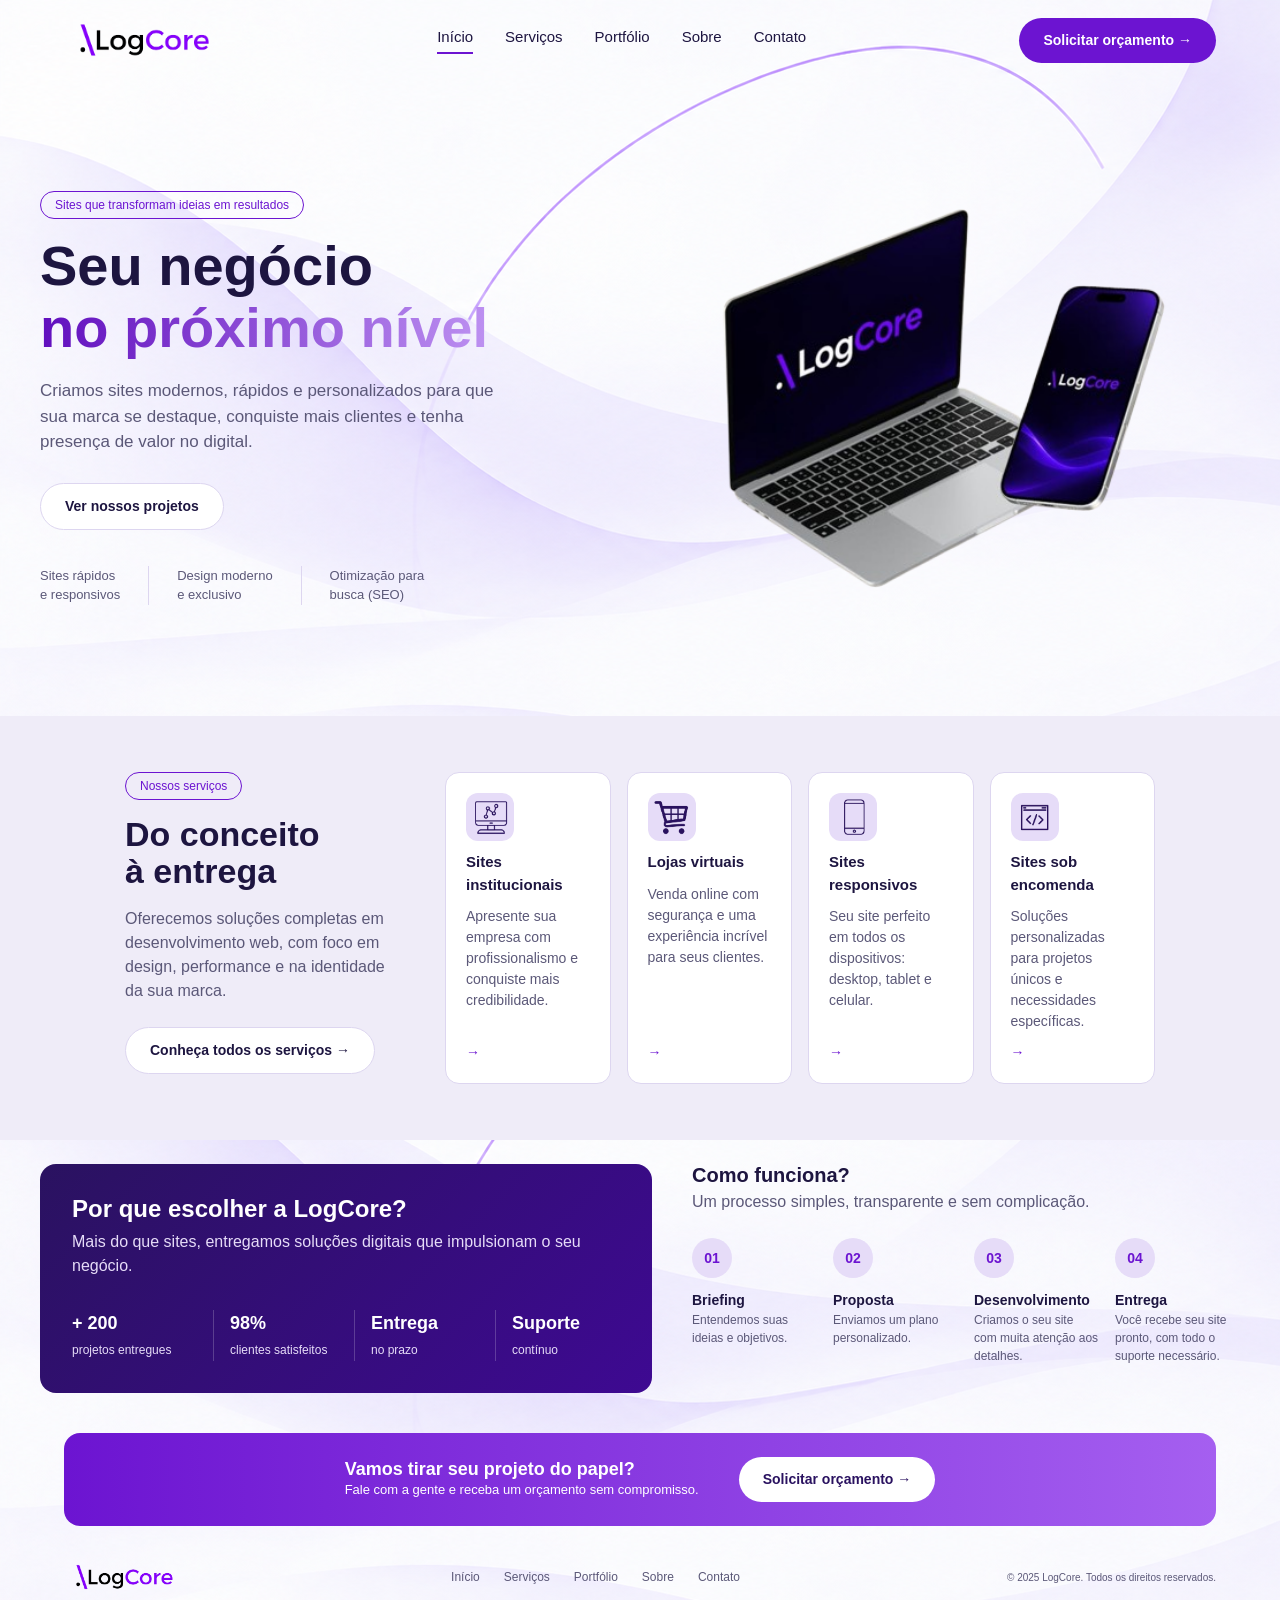
<file: index.html>
<!DOCTYPE html>
<html lang="pt-BR">
    <head>
        <meta charset="UTF-8" />
        <meta name="viewport" content="width=device-width, initial-scale=1.0" />
        <title>LogCore</title>
        <link rel="stylesheet" href="style.css" />
    </head>
    <body>

        <header>
            <div class="logo">
                <img src="src/logo-LogCore.png" alt="LogCore" />
            </div>
            <nav class="opcoes-header">
                <a class="opcao ativo" href="#inicio">Início</a>
                <a class="opcao" href="#servicos">Serviços</a>
                <a class="opcao" href="#portfolio">Portfólio</a>
                <a class="opcao" href="#sobre">Sobre</a>
                <a class="opcao" href="#contato">Contato</a>
            </nav>
            <a class="botao botao-roxo" href="#contato">Solicitar orçamento →</a>
        </header>

        <main class="corpo-site">

            <section class="hero" id="inicio">
                <div class="hero-texto">
                    <span class="etiqueta">Sites que transformam ideias em resultados</span>
                    <h2>Seu negócio<br /><span class="gradiente">no próximo nível</span></h2>
                    <p>
                        Criamos sites modernos, rápidos e personalizados para que sua marca
                        se destaque, conquiste mais clientes e tenha presença de valor no digital.
                    </p>
                    <div class="botoes">
                        <a class="botao botao-contorno" href="#portfolio">Ver nossos projetos</a>
                    </div>
                    <ul class="diferenciais">
                        <li>Sites rápidos<br />e responsivos</li>
                        <li>Design moderno<br />e exclusivo</li>
                        <li>Otimização para<br />busca (SEO)</li>
                    </ul>
                </div>

                <div class="hero-visual">
                    <img src="src/Mockup-LogCore.png" width="700px">
                </div>
            </section>

            <section class="servicos" id="servicos">
                <div class="servicos-texto">
                    <span class="etiqueta">Nossos serviços</span>
                    <h2>Do conceito<br />à entrega</h2>
                    <p>
                        Oferecemos soluções completas em desenvolvimento web, com foco
                        em design, performance e na identidade da sua marca.
                    </p>
                    <a class="botao botao-contorno" href="#servicos">Conheça todos os serviços →</a>
                </div>

                <div class="cards">
                    <article class="card">
                        <div class="icone"><img src="src/opc-institucional-removebg-preview.png" width="50px"/></div>
                        <h3>Sites institucionais</h3>
                        <p>Apresente sua empresa com profissionalismo e conquiste mais credibilidade.</p>
                        <span class="seta">→</span>
                    </article>
                    <article class="card">
                        <div class="icone"><img src="src/opc-loja-removebg-preview.png" width="50px" /></div>
                        <h3>Lojas virtuais</h3>
                        <p>Venda online com segurança e uma experiência incrível para seus clientes.</p>
                        <span class="seta">→</span>
                    </article>
                    <article class="card">
                        <div class="icone"><img src="src/opc-responsivo-removebg-preview.png" width="50px"></div>
                        <h3>Sites responsivos</h3>
                        <p>Seu site perfeito em todos os dispositivos: desktop, tablet e celular.</p>
                        <span class="seta">→</span>
                    </article>
                    <article class="card">
                        <div class="icone"><img src="src/opc-encomenda-removebg-preview.png" width="50px" /></div>
                        <h3>Sites sob encomenda</h3>
                        <p>Soluções personalizadas para projetos únicos e necessidades específicas.</p>
                        <span class="seta">→</span>
                    </article>
                </div>
            </section>

            <section class="sobre" id="sobre">
                <div class="porque">
                    <h2>Por que escolher a LogCore?</h2>
                    <p>Mais do que sites, entregamos soluções digitais que impulsionam o seu negócio.</p>
                    <div class="numeros">
                        <div><strong>+ 200</strong><span>projetos entregues</span></div>
                        <div><strong>98%</strong><span>clientes satisfeitos</span></div>
                        <div><strong>Entrega</strong><span>no prazo</span></div>
                        <div><strong>Suporte</strong><span>contínuo</span></div>
                    </div>
                </div>

                <div class="como-funciona">
                    <h2>Como funciona?</h2>
                    <p>Um processo simples, transparente e sem complicação.</p>
                    <ol class="etapas">
                        <li>
                            <span class="numero">01</span>
                            <h3>Briefing</h3>
                            <p>Entendemos suas ideias e objetivos.</p>
                        </li>
                        <li>
                            <span class="numero">02</span>
                            <h3>Proposta</h3>
                            <p>Enviamos um plano personalizado.</p>
                        </li>
                        <li>
                            <span class="numero">03</span>
                            <h3>Desenvolvimento</h3>
                            <p>Criamos o seu site com muita atenção aos detalhes.</p>
                        </li>
                        <li>
                            <span class="numero">04</span>
                            <h3>Entrega</h3>
                            <p>Você recebe seu site pronto, com todo o suporte necessário.</p>
                        </li>
                    </ol>
                </div>
            </section>

            <section class="chamada" id="contato">
                <div>
                    <h2>Vamos tirar seu projeto do papel?</h2>
                    <p>Fale com a gente e receba um orçamento sem compromisso.</p>
                </div>
                <a class="botao botao-branco" href="#contato">Solicitar orçamento →</a>
            </section>

        </main>

        <footer>
            <img src="src/logo-LogCore.png" alt="LogCore" width="120" />
            <nav class="opcoes-footer">
                <a href="#inicio">Início</a>
                <a href="#servicos">Serviços</a>
                <a href="#portfolio">Portfólio</a>
                <a href="#sobre">Sobre</a>
                <a href="#contato">Contato</a>
            </nav>
            <small>© 2025 LogCore. Todos os direitos reservados.</small>
        </footer>

    </body>
</html>
</file>
<file: style.css>
:root {
    --roxo: #6c14d1;
    --roxo-escuro: #2a1260;
    --roxo-claro: #e6dcf8;
    --fundo: #efecf8;
    --branco: #ffffff;
    --titulo: #1d1540;
    --texto: #5b5878;
    --borda: #ddd6f0;
}

* {
    box-sizing: border-box;
    margin: 0;
    padding: 0;
}

body {
    background-image: url(src/fundo-site.png);
    color: var(--texto);
    font-family: "Segoe UI", Arial, sans-serif;
    line-height: 1.5;
}

a {
    text-decoration: none;
    color: inherit;
}

h2,
h3 {
    color: var(--titulo);
}

h2 {
    font-size: 40px;
    line-height: 1.1;
}

section{
    max-width: 1200px;
    margin: 0 auto;
}

/* Cabeçalho */

header {
    height: 80px;
    display: flex;
    align-items: center;
    justify-content: space-between;
    gap: 24px;

    max-width: 1200px;
    margin: 0 auto;
    padding-left: 24px;
    padding-right: 24px;
}

.logo img {
    width: 160px;
    display: block;
}

.opcoes-header {
    display: flex;
    gap: 32px;
}

.opcao {
    font-size: 15px;
    color: var(--titulo);
    padding-bottom: 4px;
    border-bottom: 2px solid transparent;
}

.opcao.ativo {
    border-bottom-color: var(--roxo);
}

/* Botões */

.botao {
    display: inline-block;
    padding: 12px 24px;
    border-radius: 30px;
    font-size: 14px;
    font-weight: 600;
}

.botao-roxo {
    background-color: var(--roxo);
    color: var(--branco);
}

.botao-contorno {
    border: 1px solid var(--borda);
    background-color: var(--branco);
    color: var(--titulo);
}

.botao-branco {
    background-color: var(--branco);
    color: var(--roxo-escuro);
}

.botao-pequeno {
    padding: 6px 14px;
    font-size: 11px;
}

.etiqueta {
    display: inline-block;
    border: 1px solid var(--roxo);
    border-radius: 20px;
    padding: 4px 14px;
    font-size: 12px;
    color: var(--roxo);
    margin-bottom: 16px;
}

.roxo {
    color: var(--roxo);
}

.gradiente {
    background: linear-gradient(to right, #610fbe, #bd91f1);
    -webkit-background-clip: text;
    background-clip: text;
    -webkit-text-fill-color: transparent;
    color: transparent;

}

/* Hero */

.hero {
    display: flex;
    align-items: center;
    justify-content: space-between;
    gap: 48px;
    padding-top: 30px;
    padding-bottom: 30px;
}

.hero-texto {
    flex: 1;
}

.hero-texto h2 {
    font-size: 56px;
    margin-bottom: 20px;
}

.hero-texto p {
    max-width: 460px;
    font-size: 17px;
    margin-bottom: 28px;
}

.botoes {
    display: flex;
    gap: 16px;
    margin-bottom: 36px;
}

.diferenciais {
    display: flex;
    gap: 28px;
    list-style: none;
    font-size: 13px;
}

.diferenciais li + li {
    padding-left: 28px;
    border-left: 1px solid var(--borda);
}
.hero-visual {
    flex: 1;
    display: flex;
    justify-content: center;
    align-items: center;
}

.hero-visual img {
    width: 100%;
    max-width: 700px;
    height: auto;
    display: block;
}

/* Serviços */

.servicos {
    background-color: var(--fundo);
    display: flex;
    gap: 40px;
    width: 100%;
    max-width: none;
    align-items: flex-start;
    padding-top: 56px;
    padding-bottom: 56px;
    padding-left: 125px;
    padding-right: 125px;
}

.servicos-texto {
    flex: 0 0 280px;
}

.servicos-texto h2 {
    font-size: 34px;
    margin-bottom: 16px;
}

.servicos-texto p {
    margin-bottom: 24px;
}

.cards {
    flex: 1;
    display: grid;
    grid-template-columns: repeat(4, 1fr);
    gap: 16px;
}

.card {
    background-color: var(--branco);
    border: 1px solid var(--borda);
    border-radius: 14px;
    padding: 20px;
    display: flex;
    flex-direction: column;
    gap: 10px;
    font-size: 14px;
}

.icone {
    width: 48px;
    height: 48px;
    border-radius: 12px;
    background-color: var(--roxo-claro);
    color: var(--roxo);
    font-size: 12px;
    font-weight: 700;
    display: flex;
    align-items: center;
    justify-content: center;
}

.card h3 {
    font-size: 15px;
}

.seta {
    color: var(--roxo);
    margin-top: auto;
}

/* Por que escolher + Como funciona */

.sobre {
    display: flex;
    gap: 40px;
    align-items: stretch;
    padding-top: 24px;
    padding-bottom: 40px;
}

.porque {
    flex: 1;

    background: linear-gradient(135deg, #2a1260 0%, #3e0992 100%);
    background-color: var(--roxo-escuro);
    color: var(--roxo-claro);
    border-radius: 16px;
    padding: 32px;
}

.porque h2 {
    color: var(--branco);
    font-size: 24px;
    margin-bottom: 8px;
}

.numeros {
    display: grid;
    grid-template-columns: repeat(4, 1fr);
    gap: 16px;
    margin-top: 32px;
}

.numeros div + div {
    padding-left: 16px;
    border-left: 1px solid rgba(255, 255, 255, 0.2);
}

.numeros strong {
    display: block;
    color: var(--branco);
    font-size: 18px;
}

.numeros span {
    font-size: 12px;
}

.como-funciona {
    flex: 1;
}

.como-funciona h2 {
    font-size: 20px;
    margin-bottom: 4px;
}

.etapas {
    display: grid;
    grid-template-columns: repeat(4, 1fr);
    gap: 16px;
    list-style: none;
    margin-top: 24px;
}

.numero {
    display: flex;
    align-items: center;
    justify-content: center;
    width: 40px;
    height: 40px;
    border-radius: 50%;
    background-color: var(--roxo-claro);
    color: var(--roxo);
    font-weight: 700;
    font-size: 14px;
    margin-bottom: 12px;
}

.etapas h3 {
    font-size: 14px;
}

.etapas p {
    font-size: 12px;
}

/* Chamada final */

.chamada {
    max-width: 1152px;
    background-color: var(--roxo);
    background: linear-gradient(90deg, #6c14d1 0%, #a55ff0 100%);
    color: var(--branco);
    border-radius: 16px;
    padding-top: 24px;
    padding-bottom: 24px;
    display: flex;
    align-items: center;
    justify-content: center;
    gap: 40px;
}

.chamada h2 {
    color: var(--branco);
    font-size: 18px;
}

.chamada p {
    font-size: 13px;
}

/* Rodapé */

footer {
    display: flex;
    align-items: center;
    justify-content: space-between;
    gap: 24px;
    padding-top: 32px;
    padding-bottom: 32px;
    font-size: 12px;
    max-width: 1200px;
    margin: 0 auto;
    padding-left: 24px;
    padding-right: 24px;
}

.opcoes-footer {
    display: flex;
    gap: 24px;
}

/* Telas menores */

@media (max-width: 900px) {
    header,
    .hero,
    .servicos,
    .sobre,
    .chamada,
    footer {
        flex-direction: column;
        height: auto;
        text-align: center;
    }

    .opcoes-header,
    .botoes,
    .diferenciais {
        flex-wrap: wrap;
        justify-content: center;
    }

    .hero-visual {
        width: 100%;
    }

    .servicos-texto {
        flex: none;
    }

    .cards,
    .etapas,
    .numeros {
        grid-template-columns: repeat(2, 1fr);
    }
}
</file>
